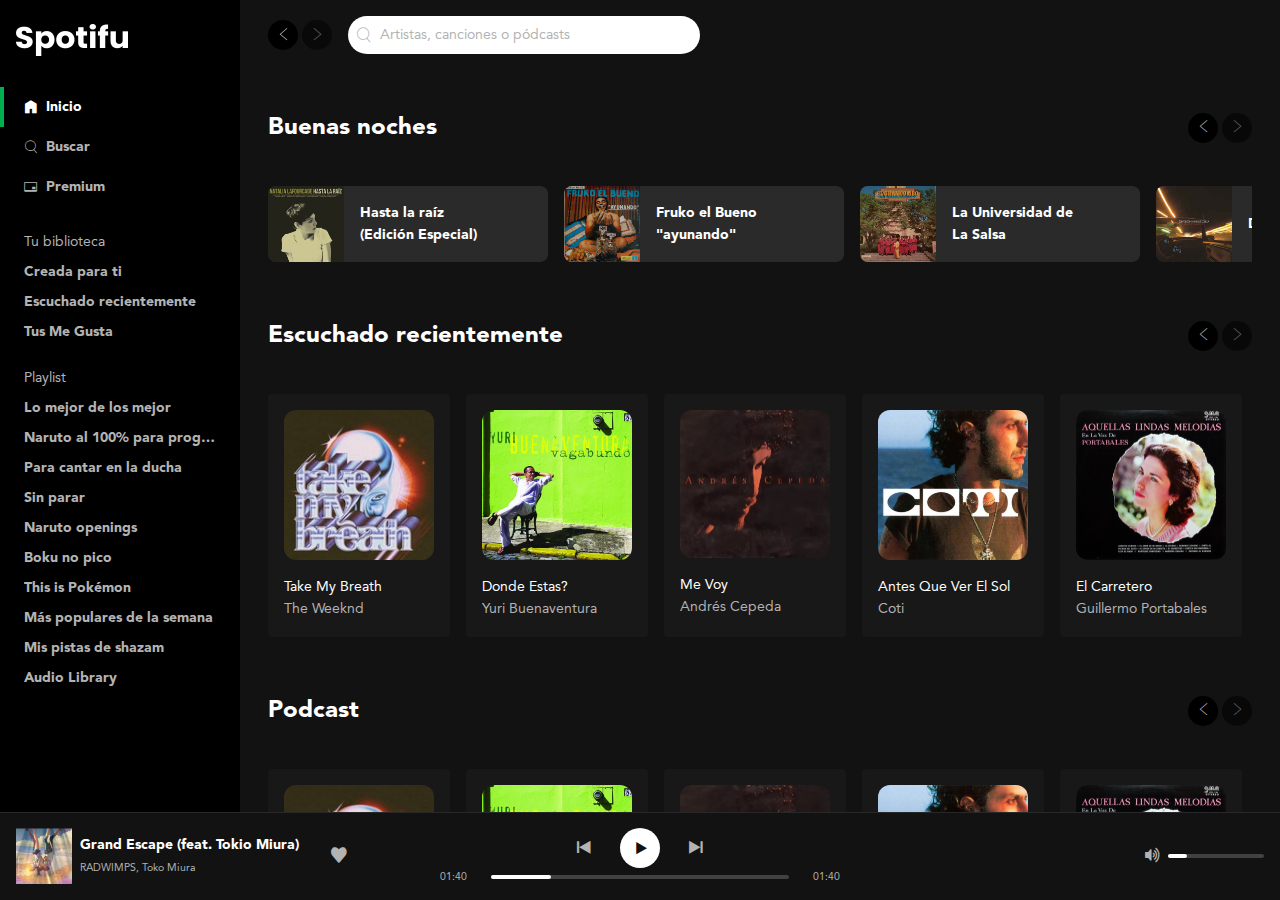
<file: index.html>
<!DOCTYPE html>
<html lang="en">
    <head>
        <meta charset="UTF-8">
        <meta http-equiv="X-UA-Compatible" content="IE=edge">
        <meta name="viewport" content="width=device-width, initial-scale=1.0">
        <meta property="og:title" content="Proyecto Spotifu del curso Flexbox Layout y componentes"/>
        <meta property="og:type" content="website" />
        <meta property="og:url" content="#paginaweb" />
        <meta property="og:image" content="#" />
        <meta property="og:description"
        content="Proyecto Spotifu del curso Flexbox Layout y componentes de Leonidas Esteban"/>
        <title>Spotifu</title>
        <link rel="stylesheet" href="./css/index.css">
        <link rel="apple-touch-icon" sizes="57x57" href="./favicon/">
        <link rel="apple-touch-icon" sizes="60x60" href="./favicon/apple-icon-60x60.png">
        <link rel="apple-touch-icon" sizes="72x72" href="./favicon/apple-icon-72x72.png">
        <link rel="apple-touch-icon" sizes="76x76" href="./favicon/apple-icon-76x76.png">
        <link rel="apple-touch-icon" sizes="114x114" href="./favicon/apple-icon-114x114.png">
        <link rel="apple-touch-icon" sizes="120x120" href="./favicon/apple-icon-120x120.png">
        <link rel="apple-touch-icon" sizes="144x144" href="./favicon/apple-icon-144x144.png">
        <link rel="apple-touch-icon" sizes="152x152" href="./favicon/apple-icon-152x152.png">
        <link rel="apple-touch-icon" sizes="180x180" href="./favicon/apple-icon-180x180.png">
        <link rel="icon" type="image/png" sizes="192x192"  href="./favicon/android-icon-192x192.png">
        <link rel="icon" type="image/png" sizes="32x32" href="./favicon/favicon-32x32.png">
        <link rel="icon" type="image/png" sizes="96x96" href="./favicon/favicon-96x96.png">
        <link rel="icon" type="image/png" sizes="16x16" href="./favicon/favicon-16x16.png">
        <link rel="manifest" href="/manifest.json">
        <meta name="msapplication-TileColor" content="#ffffff">
        <meta name="msapplication-TileImage" content="/ms-icon-144x144.png">
        <meta name="theme-color" content="#ffffff">
    </head>
    <body class="body">
        <div class="layout">
            <div class="layout-block">
                <div class="layout-sidebar">
                    <div class="sidebar">
                        <header class="logo">
                            <a href="/" aria-current="page">
                                <img src="./assets/images/spotifu-logo.png" class="logo-image" alt="Logo de Spotifu">
                            </a>
                        </header>
                        <nav class="menu" aria-label="Principal">
                            <ul class="menu-list">
                                <li class="menuItem is-active">
                                    <a href="./index.html" class="link" aria-current="page">
                                        <i class="icon-home" aria-hidden="true"></i>
                                        <span>Inicio</span>
                                    </a>
                                </li>
                                <li class="menuItem">
                                    <a href="./index.html" class="link">
                                        <i class="icon-search" aria-hidden="true"></i>
                                        <span>Buscar</span>
                                    </a>
                                </li>
                                <li class="menuItem">
                                    <a href="./index.html" class="link">
                                        <i class="icon-creditCard" aria-hidden="true"></i>
                                        <span>Premium</span>
                                    </a>
                                </li>
                            </ul>
                        </nav>
                        <nav class="list" aria-labelledby="library-navigation">
                            <h2 class="list-title" id="library-navigation">Tu biblioteca</h2>
                            <ul class="list-content">
                                <li class="list-item">
                                    <a href="./play-list.html" class="link">Creada para ti</a>
                                </li>
                                <li class="list-item">
                                    <a href="./play-list.html" class="link">Escuchado recientemente</a>
                                </li>
                                <li class="list-item">
                                    <a href="./play-list.html" class="link">Tus Me Gusta</a>
                                </li>
                            </ul>
                        </nav>
                        <nav class="list" aria-labelledby="playlist-navigation">
                            <h2 class="list-title" id="playlist-navigation">Playlist</h2>
                            <ul class="list-content">
                                <li class="list-item">
                                    <span class="elipsis">
                                        <a href="./play-list.html" class="link">Lo mejor de los mejor</a>
                                    </span>
                                </li>
                                <li class="list-item">
                                    <span class="elipsis">
                                        <a href="./play-list.html" class="link">Naruto al 100% para progr…</a>
                                    </span>
                                </li>
                                <li class="list-item">
                                    <span class="elipsis">
                                        <a href="./play-list.html" class="link">Para cantar en la ducha</a>
                                    </span>
                                </li>
                                <li class="list-item">
                                    <span class="elipsis">
                                        <a href="./play-list.html" class="link">Sin parar</a>
                                    </span>
                                </li>
                                <li class="list-item">
                                    <span class="elipsis">
                                        <a href="./play-list.html" class="link">Naruto openings</a>
                                    </span>
                                </li>
                                <li class="list-item">
                                    <div class="elipsis">
                                        <a href="./play-list.html" class="link">Boku no pico</a>
                                    </div>
                                </li>
                                <li class="list-item">
                                    <span class="elipsis">
                                        <a href="./play-list.html" class="link">This is Pokémon</a>
                                    </span>
                                </li>
                                <li class="list-item">
                                    <span class="elipsis">
                                        <a href="./play-list.html" class="link">Más populares de la semana</a>
                                    </span>
                                </li>
                                <li class="list-item">
                                    <span class="elipsis">
                                        <a href="./play-list.html" class="link">Mis pistas de shazam</a>
                                    </span>
                                </li>
                                <li class="list-item">
                                    <div class="elipsis">
                                        <a href="./play-list.html" class="link">Audio Library</a>
                                    </div>
                                </li>
                            </ul>
                        </nav>
                    </div>
                </div>
                <div class="layout-main">
                    <div class="page">
                        <div class="sticky">
                                <div class="page-block">
                                <header class="header" aria-label="Barra superior y menu del usuario">
                                    <div class="navigation">
                                        <button class="navigation-prev" aria-label="Volver" title="Volver">
                                            <icon class="icon-arrowLeft" aria-hidden="true"></icon>
                                        </button>
                                        <button class="navigation-next"  disabled aria-label="Avanzar" title="Avanzar">
                                            <icon class="icon-arrowRight" aria-hidden="true"></icon>
                                        </button>
                                    </div>
                                    <form class="search" role="search" aria-label="Artistas, canciones o pódcasts">
                                        <i class="icon-search" aria-hidden="true"></i>
                                        <input class="" type="search" placeholder="Artistas, canciones o pódcasts">
                                    </form>
                                </header>
                                </div>
                        </div>
                        <main class="page-block">
                            <section class="playlistList" aria-labelledby="region1">
                                <div class="playlistList-top">
                                    <h2 class="playlistList-title" id="region1">
                                        Buenas noches
                                    </h2>
                                    <div class="navigation">
                                        <button class="navigation-prev" aria-label="Volver" title="Volver">
                                            <icon class="icon-arrowLeft" aria-hidden="true"></icon>
                                        </button>
                                        <button class="navigation-next"  disabled aria-label="Avanzar" title="Avanzar">
                                            <icon class="icon-arrowRight" aria-hidden="true"></icon>
                                        </button>
                                    </div>
                                </div>
                                <div class="playlistList-container">
                                    <div class="playlistB">
                                        <div class="playlistB-cover">
                                            <img src="./assets/images/hasta-la-raiz.png" alt="Cover del album hasta la raiz">
                                        </div>
                                        <div class="playlistB-details">
                                            <h3 class="playlistB-title">Hasta la raíz (Edición Especial)</h3>
                                            <div class="playlistB-control">
                                                <button class="buttonIcon is-primary" title="Reproducir la lista de reproducción Naruton Openings and Endings">
                                                    <i class="icon-play" aria-hidden="true"></i>
                                                </button>
                                            </div>
                                        </div>
                                    </div>
                                    <div class="playlistB">
                                        <div class="playlistB-cover">
                                            <img src="./assets/images/ayunando.png" alt="Cover del album Ayunando">
                                        </div>
                                        <div class="playlistB-details">
                                            <h3 class="playlistB-title">Fruko el Bueno "ayunando"</h3>
                                            <div class="playlistB-control">
                                                <button class="buttonIcon is-primary" title="Reproducir la lista de reproducción Naruton Openings and Endings">
                                                    <i class="icon-play" aria-hidden="true"></i>
                                                </button>
                                            </div>
                                        </div>
                                    </div>
                                    <div class="playlistB">
                                        <div class="playlistB-cover">
                                            <img src="./assets/images/la-universidad-de-la-salsa.png" alt="Cover del album la universidad de la salsa">
                                        </div>
                                        <div class="playlistB-details">
                                            <h3 class="playlistB-title">La Universidad de La Salsa</h3>
                                            <div class="playlistB-control">
                                                <button class="buttonIcon is-primary" title="Reproducir la lista de reproducción Naruton Openings and Endings">
                                                    <i class="icon-play" aria-hidden="true"></i>
                                                </button>
                                            </div>
                                        </div>
                                    </div>
                                    <div class="playlistB">
                                        <div class="playlistB-cover">
                                            <img src="./assets/images/defecto-perfecto.png" alt="Cover del album Defecto Perfecto">
                                        </div>
                                        <div class="playlistB-details">
                                            <h3 class="playlistB-title">Defecto Perfecto</h3>
                                            <div class="playlistB-control">
                                                <button class="buttonIcon is-primary" title="Reproducir la lista de reproducción Naruton Openings and Endings">
                                                    <i class="icon-play" aria-hidden="true"></i>
                                                </button>
                                            </div>
                                        </div>
                                    </div>
                                    <div class="playlistB">
                                        <div class="playlistB-cover">
                                            <img src="./assets/images/pa-otro-la-o.png" alt="Cover del album pa otro la o">
                                        </div>
                                        <div class="playlistB-details">
                                            <h3 class="playlistB-title">Pa' otro la'o</h3>
                                            <div class="playlistB-control">
                                                <button class="buttonIcon is-primary" title="Reproducir la lista de reproducción Naruton Openings and Endings">
                                                    <i class="icon-play" aria-hidden="true"></i>
                                                </button>
                                            </div>
                                        </div>
                                    </div>
                                    <div class="playlistB">
                                        <div class="playlistB-cover">
                                            <img src="./assets/images/mon-laferte-vol1.png" alt="Cover del album mon laferte vol 1">
                                        </div>
                                        <div class="playlistB-details">
                                            <h3 class="playlistB-title">Mon Laferte (Vol.1)</h3>
                                            <div class="playlistB-control">
                                                <button class="buttonIcon is-primary" title="Reproducir la lista de reproducción Naruton Openings and Endings">
                                                    <i class="icon-play" aria-hidden="true"></i>
                                                </button>
                                            </div>
                                        </div>
                                    </div>
                                    <div class="playlistB">
                                        <div class="playlistB-cover">
                                            <img src="./assets/images/hopes-and-fears.png" alt="Cover del album hopes and fears">
                                        </div>
                                        <div class="playlistB-details">
                                            <h3 class="playlistB-title">Hopes and Fears (Deluxe edition)</h3>
                                            <div class="playlistB-control">
                                                <button class="buttonIcon is-primary" title="Reproducir la lista de reproducción Naruton Openings and Endings">
                                                    <i class="icon-play" aria-hidden="true"></i>
                                                </button>
                                            </div>
                                        </div>
                                    </div>
                                    <div class="playlistB">
                                        <div class="playlistB-cover">
                                            <img src="./assets/images/love-at-first-sting.png" alt="Cover del album love at first sting">
                                        </div>
                                        <div class="playlistB-details">
                                            <h3 class="playlistB-title">Love At First Sting</h3>
                                            <div class="playlistB-control">
                                                <button class="buttonIcon is-primary" title="Reproducir la lista de reproducción Naruton Openings and Endings">
                                                    <i class="icon-play" aria-hidden="true"></i>
                                                </button>
                                            </div>
                                        </div>
                                    </div>
                                    <div class="playlistB">
                                        <div class="playlistB-cover">
                                            <img src="./assets/images/contra-la-corriente.png" alt="Cover del album contra la corriente">
                                        </div>
                                        <div class="playlistB-details">
                                            <h3 class="playlistB-title">Contra La Corriente</h3>
                                            <div class="playlistB-control">
                                                <button class="buttonIcon is-primary" title="Reproducir la lista de reproducción Naruton Openings and Endings">
                                                    <i class="icon-play" aria-hidden="true"></i>
                                                </button>
                                            </div>
                                        </div>
                                    </div>
                                </div>
                            </section>
            
                            <section class="playlistList" aria-labelledby="region2">
                                <div class="playlistList-top">
                                    <h2 class="playlistList-title" id="region2">
                                        Escuchado recientemente
                                    </h2>
                    
                                    <div class="navigation">
                                        <button class="navigation-prev" aria-label="Volver" title="Volver">
                                            <icon class="icon-arrowLeft" aria-hidden="true"></icon>
                                        </button>
                                        <button class="navigation-next"  disabled aria-label="Avanzar" title="Avanzar">
                                            <icon class="icon-arrowRight" aria-hidden="true"></icon>
                                        </button>
                                    </div>
                                </div>
                                <div class="playlistList-container">
                                    <div class="playlistA">
                                        <div class="playlistA-cover">
                                            <img src="./assets/images/take-my-breath.png" alt="Cover de la cancion take my breath">
                                            <button class="buttonIcon is-primary" aria-label="Reproducir" title="Reproducir">
                                                <i class="icon-play" aria-hidden="true"></i>
                                            </button>
                                        </div>
                                        <h3 class="playlistA-title">Take My Breath</h3>
                                        <h4 class="playlistA-description">The Weeknd</h4>
                                    </div>
                                    <div class="playlistA">
                                        <div class="playlistA-cover">
                                            <img src="./assets/images/vagabundo.png" alt="Cover del album vagabundo">
                                            <button class="buttonIcon is-primary" aria-label="Reproducir" title="Reproducir">
                                                <i class="icon-play" aria-hidden="true"></i>
                                            </button>
                                        </div>
                                        <h3 class="playlistA-title">Donde Estas?</h3>
                                        <h4 class="playlistA-description">Yuri Buenaventura</h4>
                                    </div>
                                    <div class="playlistA">
                                        <div class="playlistA-cover">
                                            <img src="./assets/images/se-morir.png" alt="Cover del album se morir">
                                            <button class="buttonIcon is-primary" aria-label="Reproducir" title="Reproducir">
                                                <i class="icon-play" aria-hidden="true"></i>
                                            </button>
                                        </div>
                                        <h3 class="playlistA-title">Me Voy</h3>
                                        <h4 class="playlistA-description">Andrés Cepeda</h4>
                                    </div>
                                    <div class="playlistA">
                                        <div class="playlistA-cover">
                                            <img src="./assets/images/coti.png" alt="Cover del album Coti">
                                            <button class="buttonIcon is-primary" aria-label="Reproducir" title="Reproducir">
                                                <i class="icon-play" aria-hidden="true"></i>
                                            </button>
                                        </div>
                                        <h3 class="playlistA-title">Antes Que Ver El Sol</h3>
                                        <h4 class="playlistA-description">Coti</h4>
                                    </div>
                                    <div class="playlistA">
                                        <div class="playlistA-cover">
                                            <img src="./assets/images/aquellas-lindas-melodias.jpg" alt="Cover del album aquellas lindas melodias">
                                            <button class="buttonIcon is-primary" aria-label="Reproducir" title="Reproducir">
                                                <i class="icon-play" aria-hidden="true"></i>
                                            </button>
                                        </div>
                                        <h3 class="playlistA-title">El Carretero</h3>
                                        <h4 class="playlistA-description">Guillermo Portabales</h4>
                                    </div>
                                    <div class="playlistA">
                                        <div class="playlistA-cover">
                                            <img src="./assets/images/the-spaguetti-incident.png" alt="Cover del album the spaguetti incident?">
                                            <button class="buttonIcon is-primary" aria-label="Reproducir" title="Reproducir">
                                                <i class="icon-play" aria-hidden="true"></i>
                                            </button>
                                        </div>
                                        <h3 class="playlistA-title">Since I Don't Have You</h3>
                                        <h4 class="playlistA-description">Guns N' Roses</h4>
                                    </div>
                                    <div class="playlistA">
                                        <div class="playlistA-cover">
                                            <img src="./assets/images/40-y-contando.png" alt="Cover del album 40...y contando">
                                            <button class="buttonIcon is-primary" aria-label="Reproducir" title="Reproducir">
                                                <i class="icon-play" aria-hidden="true"></i>
                                            </button>
                                        </div>
                                        <h3 class="playlistA-title">Vivir Sin Ella</h3>
                                        <h4 class="playlistA-description">Gilberto Santa Rosa</h4>
                                    </div>
                                    <div class="playlistA">
                                        <div class="playlistA-cover">
                                            <img src="./assets/images/The-Very Best-Of-The-Righteous-Brothers-Unchained-Melody.png" alt="Cover del album The Very Best Of The Righteous Brothers - Unchained Melody">
                                            <button class="buttonIcon is-primary" aria-label="Reproducir" title="Reproducir">
                                                <i class="icon-play" aria-hidden="true"></i>
                                            </button>
                                        </div>
                                        <h3 class="playlistA-title">Unchained Melody</h3>
                                        <h4 class="playlistA-description">The Righteous Brothers</h4>
                                    </div>
                                    <div class="playlistA">
                                        <div class="playlistA-cover">
                                            <img src="./assets/images/me-veras-volver.png" alt="Cover del album me veras volver">
                                            <button class="buttonIcon is-primary" aria-label="Reproducir" title="Reproducir">
                                                <i class="icon-play" aria-hidden="true"></i>
                                            </button>
                                        </div>
                                        <h3 class="playlistA-title">Signos</h3>
                                        <h4 class="playlistA-description">Soda Stereo</h4>
                                    </div>
                                </div>
                            </section>
                            <section class="playlistList" aria-labelledby="region3">
                                <div class="playlistList-top">
                                    <h2 class="playlistList-title" id="region3">
                                        Podcast
                                    </h2>
                                    <div class="navigation">
                                        <button class="navigation-prev" aria-label="Volver" title="Volver">
                                            <icon class="icon-arrowLeft" aria-hidden="true"></icon>
                                        </button>
                                        <button class="navigation-next"  disabled aria-label="Avanzar" title="Avanzar">
                                            <icon class="icon-arrowRight" aria-hidden="true"></icon>
                                        </button>
                                    </div>
                                </div>
                                <div class="playlistList-container">
                                    <div class="playlistA">
                                        <div class="playlistA-cover">
                                            <img src="./assets/images/take-my-breath.png" alt="Cover de la cancion take my breath">
                                            <button class="buttonIcon is-primary" aria-label="Reproducir" title="Reproducir">
                                                <i class="icon-play" aria-hidden="true"></i>
                                            </button>
                                        </div>
                                        <h3 class="playlistA-title">Take My Breath</h3>
                                        <h4 class="playlistA-description">The Weeknd</h4>
                                    </div>
                                    <div class="playlistA">
                                        <div class="playlistA-cover">
                                            <img src="./assets/images/vagabundo.png" alt="Cover del album vagabundo">
                                            <button class="buttonIcon is-primary" aria-label="Reproducir" title="Reproducir">
                                                <i class="icon-play" aria-hidden="true"></i>
                                            </button>
                                        </div>
                                        <h3 class="playlistA-title">Donde Estas?</h3>
                                        <h4 class="playlistA-description">Yuri Buenaventura</h4>
                                    </div>
                                    <div class="playlistA">
                                        <div class="playlistA-cover">
                                            <img src="./assets/images/se-morir.png" alt="Cover del album se morir">
                                            <button class="buttonIcon is-primary" aria-label="Reproducir" title="Reproducir">
                                                <i class="icon-play" aria-hidden="true"></i>
                                            </button>
                                        </div>
                                        <h3 class="playlistA-title">Me Voy</h3>
                                        <h4 class="playlistA-description">Andrés Cepeda</h4>
                                    </div>
                                    <div class="playlistA">
                                        <div class="playlistA-cover">
                                            <img src="./assets/images/coti.png" alt="Cover del album Coti">
                                            <button class="buttonIcon is-primary" aria-label="Reproducir" title="Reproducir">
                                                <i class="icon-play" aria-hidden="true"></i>
                                            </button>
                                        </div>
                                        <h3 class="playlistA-title">Antes Que Ver El Sol</h3>
                                        <h4 class="playlistA-description">Coti</h4>
                                    </div>
                                    <div class="playlistA">
                                        <div class="playlistA-cover">
                                            <img src="./assets/images/aquellas-lindas-melodias.jpg" alt="Cover del album aquellas lindas melodias">
                                            <button class="buttonIcon is-primary" aria-label="Reproducir" title="Reproducir">
                                                <i class="icon-play" aria-hidden="true"></i>
                                            </button>
                                        </div>
                                        <h3 class="playlistA-title">El Carretero</h3>
                                        <h4 class="playlistA-description">Guillermo Portabales</h4>
                                    </div>
                                    <div class="playlistA">
                                        <div class="playlistA-cover">
                                            <img src="./assets/images/the-spaguetti-incident.png" alt="Cover del album the spaguetti incident?">
                                            <button class="buttonIcon is-primary" aria-label="Reproducir" title="Reproducir">
                                                <i class="icon-play" aria-hidden="true"></i>
                                            </button>
                                        </div>
                                        <h3 class="playlistA-title">Since I Don't Have You</h3>
                                        <h4 class="playlistA-description">Guns N' Roses</h4>
                                    </div>
                                    <div class="playlistA">
                                        <div class="playlistA-cover">
                                            <img src="./assets/images/40-y-contando.png" alt="Cover del album 40...y contando">
                                            <button class="buttonIcon is-primary" aria-label="Reproducir" title="Reproducir">
                                                <i class="icon-play" aria-hidden="true"></i>
                                            </button>
                                        </div>
                                        <h3 class="playlistA-title">Vivir Sin Ella</h3>
                                        <h4 class="playlistA-description">Gilberto Santa Rosa</h4>
                                    </div>
                                    <div class="playlistA">
                                        <div class="playlistA-cover">
                                            <img src="./assets/images/The-Very Best-Of-The-Righteous-Brothers-Unchained-Melody.png" alt="Cover del album The Very Best Of The Righteous Brothers - Unchained Melody">
                                            <button class="buttonIcon is-primary" aria-label="Reproducir" title="Reproducir">
                                                <i class="icon-play" aria-hidden="true"></i>
                                            </button>
                                        </div>
                                        <h3 class="playlistA-title">Unchained Melody</h3>
                                        <h4 class="playlistA-description">The Righteous Brothers</h4>
                                    </div>
                                    <div class="playlistA">
                                        <div class="playlistA-cover">
                                            <img src="./assets/images/me-veras-volver.png" alt="Cover del album me veras volver">
                                            <button class="buttonIcon is-primary" aria-label="Reproducir" title="Reproducir">
                                                <i class="icon-play" aria-hidden="true"></i>
                                            </button>
                                        </div>
                                        <h3 class="playlistA-title">Signos</h3>
                                        <h4 class="playlistA-description">Soda Stereo</h4>
                                    </div>
                                </div>
                            </section>
                            <section class="playlistList" aria-labelledby="region4">
                                <div class="playlistList-top">
                                    <h2 class="playlistList-title" id="region4">
                                        Lo mejor de lo mejor
                                    </h2>
                                    <div class="navigation">
                                        <button class="navigation-prev" aria-label="Volver" title="Volver">
                                            <icon class="icon-arrowLeft" aria-hidden="true"></icon>
                                        </button>
                                        <button class="navigation-next"  disabled aria-label="Avanzar" title="Avanzar">
                                            <icon class="icon-arrowRight" aria-hidden="true"></icon>
                                        </button>
                                    </div>
                                </div>
                                <div class="playlistList-container">
                                    <div class="playlistA">
                                        <div class="playlistA-cover">
                                            <img src="./assets/images/take-my-breath.png" alt="Cover de la cancion take my breath">
                                            <button class="buttonIcon is-primary" aria-label="Reproducir" title="Reproducir">
                                                <i class="icon-play" aria-hidden="true"></i>
                                            </button>
                                        </div>
                                        <h3 class="playlistA-title">Take My Breath</h3>
                                        <h4 class="playlistA-description">The Weeknd</h4>
                                    </div>
                                    <div class="playlistA">
                                        <div class="playlistA-cover">
                                            <img src="./assets/images/vagabundo.png" alt="Cover del album vagabundo">
                                            <button class="buttonIcon is-primary" aria-label="Reproducir" title="Reproducir">
                                                <i class="icon-play" aria-hidden="true"></i>
                                            </button>
                                        </div>
                                        <h3 class="playlistA-title">Donde Estas?</h3>
                                        <h4 class="playlistA-description">Yuri Buenaventura</h4>
                                    </div>
                                    <div class="playlistA">
                                        <div class="playlistA-cover">
                                            <img src="./assets/images/se-morir.png" alt="Cover del album se morir">
                                            <button class="buttonIcon is-primary" aria-label="Reproducir" title="Reproducir">
                                                <i class="icon-play" aria-hidden="true"></i>
                                            </button>
                                        </div>
                                        <h3 class="playlistA-title">Me Voy</h3>
                                        <h4 class="playlistA-description">Andrés Cepeda</h4>
                                    </div>
                                    <div class="playlistA">
                                        <div class="playlistA-cover">
                                            <img src="./assets/images/coti.png" alt="Cover del album Coti">
                                            <button class="buttonIcon is-primary" aria-label="Reproducir" title="Reproducir">
                                                <i class="icon-play" aria-hidden="true"></i>
                                            </button>
                                        </div>
                                        <h3 class="playlistA-title">Antes Que Ver El Sol</h3>
                                        <h4 class="playlistA-description">Coti</h4>
                                    </div>
                                    <div class="playlistA">
                                        <div class="playlistA-cover">
                                            <img src="./assets/images/aquellas-lindas-melodias.jpg" alt="Cover del album aquellas lindas melodias">
                                            <button class="buttonIcon is-primary" aria-label="Reproducir" title="Reproducir">
                                                <i class="icon-play" aria-hidden="true"></i>
                                            </button>
                                        </div>
                                        <h3 class="playlistA-title">El Carretero</h3>
                                        <h4 class="playlistA-description">Guillermo Portabales</h4>
                                    </div>
                                    <div class="playlistA">
                                        <div class="playlistA-cover">
                                            <img src="./assets/images/the-spaguetti-incident.png" alt="Cover del album the spaguetti incident?">
                                            <button class="buttonIcon is-primary" aria-label="Reproducir" title="Reproducir">
                                                <i class="icon-play" aria-hidden="true"></i>
                                            </button>
                                        </div>
                                        <h3 class="playlistA-title">Since I Don't Have You</h3>
                                        <h4 class="playlistA-description">Guns N' Roses</h4>
                                    </div>
                                    <div class="playlistA">
                                        <div class="playlistA-cover">
                                            <img src="./assets/images/40-y-contando.png" alt="Cover del album 40...y contando">
                                            <button class="buttonIcon is-primary" aria-label="Reproducir" title="Reproducir">
                                                <i class="icon-play" aria-hidden="true"></i>
                                            </button>
                                        </div>
                                        <h3 class="playlistA-title">Vivir Sin Ella</h3>
                                        <h4 class="playlistA-description">Gilberto Santa Rosa</h4>
                                    </div>
                                    <div class="playlistA">
                                        <div class="playlistA-cover">
                                            <img src="./assets/images/The-Very Best-Of-The-Righteous-Brothers-Unchained-Melody.png" alt="Cover del album The Very Best Of The Righteous Brothers - Unchained Melody">
                                            <button class="buttonIcon is-primary" aria-label="Reproducir" title="Reproducir">
                                                <i class="icon-play" aria-hidden="true"></i>
                                            </button>
                                        </div>
                                        <h3 class="playlistA-title">Unchained Melody</h3>
                                        <h4 class="playlistA-description">The Righteous Brothers</h4>
                                    </div>
                                    <div class="playlistA">
                                        <div class="playlistA-cover">
                                            <img src="./assets/images/me-veras-volver.png" alt="Cover del album me veras volver">
                                            <button class="buttonIcon is-primary" aria-label="Reproducir" title="Reproducir">
                                                <i class="icon-play" aria-hidden="true"></i>
                                            </button>
                                        </div>
                                        <h3 class="playlistA-title">Signos</h3>
                                        <h4 class="playlistA-description">Soda Stereo</h4>
                                    </div>
                                </div>
                            </section>
                        </main>
                    </div>
                </div>
            </div>
            <div class="layout-block">
                <footer class="layout-bottom">
                    <div class="player">
                        <div class="player-nowPlaying">
                            <div class="nowPlaying">
                                <div class="nowPlaying-cover">
                                    <img src="./assets/images/gran-scape.png" alt="Caratula tema en reproduccion">
                                </div>
                                <div class="nowPlaying-details">
                                    <div class="nowPlaying-description">
                                        <a href="#song" class="nowPlaying-title">Grand Escape (feat. Tokio Miura)
                                        </a>
                                        <a href="$RADWIMPS" class="nowPlaying-artist">RADWIMPS, Toko Miura
                                        </a>
                                    </div>
                                    <div class="nowPlaying-actions">
                                        <button class="player-control" role="switch" aria-checked="false" aria-label="Guardar en tu biblioteca" title="Guardar en tu bilioteca">
                                            <i class="icon-heart" aria-hidden="true"></i>
                                        </button>
                                    </div>
                                </div>
                            </div>
                        </div>
                        <div class="player-playerControls">
                            <div class="playerControls">
                                <div class="playerControls-buttons" aria-label="Controles de reproduccion">
                                    <button class="buttonIcon" aria-label="Anterior" title="Reproducir">
                                        <i class="icon-prev" aria-hidden="true"></i>
                                    </button>
                                    <button class="buttonIcon is-white" aria-label="Reproducir" title="Reproducir">
                                        <i class="icon-play" aria-hidden="true"></i>
                                    </button>
                                    <button class="buttonIcon" aria-label="Siguiente" title="Reproducir">
                                        <i class="icon-next" aria-hidden="true"></i>
                                    </button>
                                </div>
                                <div class="playerPlayback">
                                    <span class="playerPlayback-progressTime">01:40</span>
                                    <div class="playerPlayback-slider">
                                        <div class="slider">
                                            <div class="slider-progress">
                                                <button class="slider-button" aria-label="Controlar el progreso de la reproduccion"></button>
                                            </div>
                                    </div>
                                </div>
                                <span class="playerPlayback-progressTime">01:40</span>
                                </div>
                            </div>
                        </div>
                        <div class="player-playerVolume">
                            <div class="playerVolume">
                                <button class="player-control" aria-label="Silenciar" aria-describedby="volumen-icon">
                                    <i class="icon-volumeUp" id="volumen-icon" role="presentation" aria-label="Volumen alto"></i>
                                </button>
                                <div class="playerVolume-slider">
                                    <div class="slider">
                                        <div class="slider-progress">
                                            <button class="slider-button" aria-label="Controlar el progreso de la reproduccion"></button>
                                        </div>
                                    </div>
                                </div>
                            </div>
                        </div>
                    </div>
                </footer>
            </div>
        </div>
    </body>
</html>
</file>
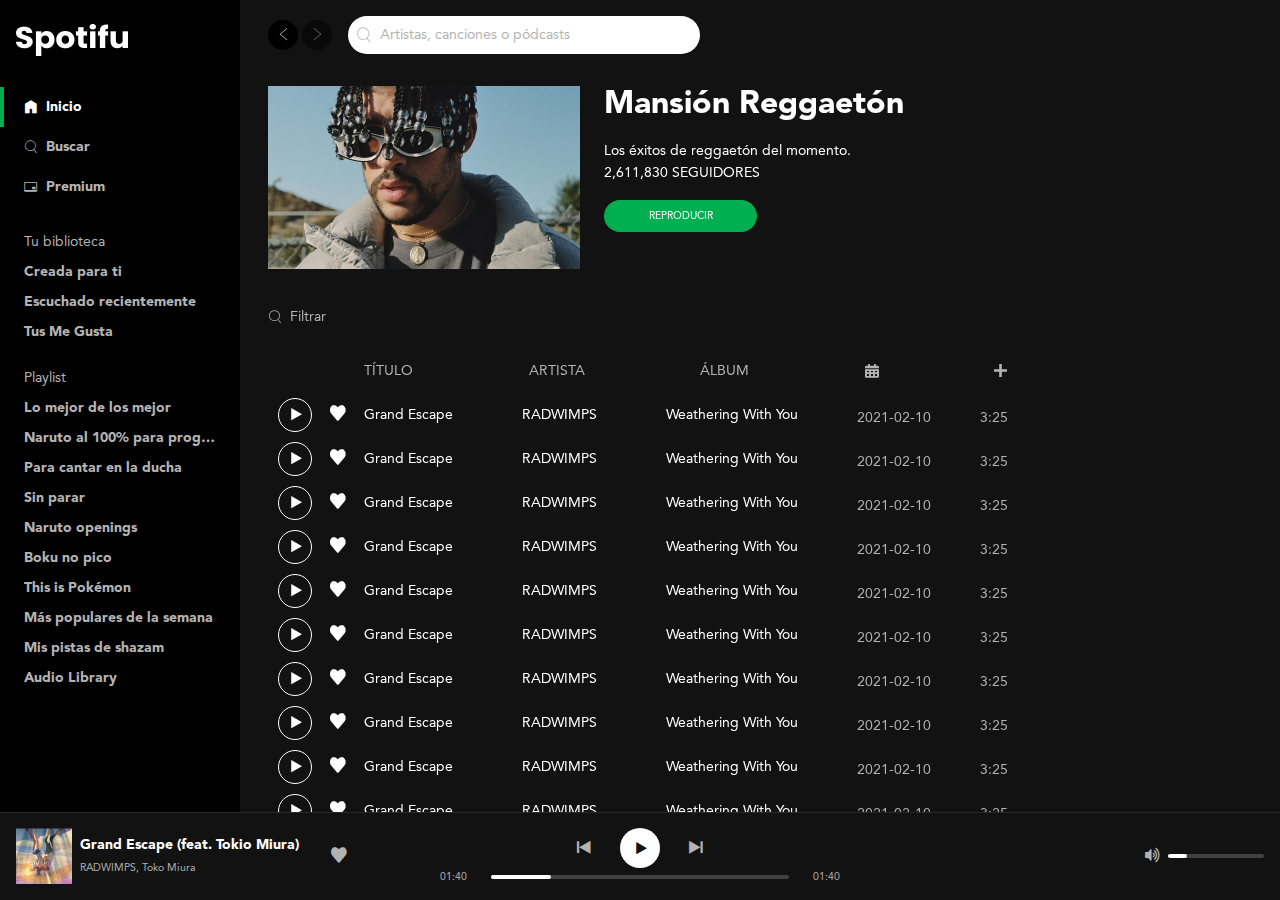
<file: play-list.html>
<!DOCTYPE html>
<html lang="en">
    <head>
        <meta charset="UTF-8">
        <meta http-equiv="X-UA-Compatible" content="IE=edge">
        <meta name="viewport" content="width=device-width, initial-scale=1.0">
        <meta property="og:title" content="Proyecto Spotifu del curso Flexbox Layout y componentes"/>
        <meta property="og:type" content="website" />
        <meta property="og:url" content="#paginaweb" />
        <meta property="og:image" content="#" />
        <meta property="og:description"
        content="Proyecto Spotifu del curso Flexbox Layout y componentes de Leonidas Esteban"/>
        <title>Playlist Content</title>
        <link rel="stylesheet" href="./css/index.css">
        <link rel="apple-touch-icon" sizes="57x57" href="./favicon/">
        <link rel="apple-touch-icon" sizes="60x60" href="./favicon/apple-icon-60x60.png">
        <link rel="apple-touch-icon" sizes="72x72" href="./favicon/apple-icon-72x72.png">
        <link rel="apple-touch-icon" sizes="76x76" href="./favicon/apple-icon-76x76.png">
        <link rel="apple-touch-icon" sizes="114x114" href="./favicon/apple-icon-114x114.png">
        <link rel="apple-touch-icon" sizes="120x120" href="./favicon/apple-icon-120x120.png">
        <link rel="apple-touch-icon" sizes="144x144" href="./favicon/apple-icon-144x144.png">
        <link rel="apple-touch-icon" sizes="152x152" href="./favicon/apple-icon-152x152.png">
        <link rel="apple-touch-icon" sizes="180x180" href="./favicon/apple-icon-180x180.png">
        <link rel="icon" type="image/png" sizes="192x192"  href="./favicon/android-icon-192x192.png">
        <link rel="icon" type="image/png" sizes="32x32" href="./favicon/favicon-32x32.png">
        <link rel="icon" type="image/png" sizes="96x96" href="./favicon/favicon-96x96.png">
        <link rel="icon" type="image/png" sizes="16x16" href="./favicon/favicon-16x16.png">
        <link rel="manifest" href="/manifest.json">
        <meta name="msapplication-TileColor" content="#ffffff">
        <meta name="msapplication-TileImage" content="/ms-icon-144x144.png">
        <meta name="theme-color" content="#ffffff">
    </head>
    <body class="body">
        <div class="layout">
            <div class="layout-block">
                <div class="layout-sidebar">
                    <div class="sidebar">
                        <header class="logo">
                            <a href="/" aria-current="page">
                                <img src="./assets/images/spotifu-logo.png" class="logo-image" alt="Logo de Spotifu">
                            </a>
                        </header>
                        <nav class="menu" aria-label="Principal">
                            <ul class="menu-list">
                                <li class="menuItem is-active">
                                    <a href="/" class="link" aria-current="page">
                                        <i class="icon-home" aria-hidden="true"></i>
                                        <span>Inicio</span>
                                    </a>
                                </li>
                                <li class="menuItem">
                                    <a href="/" class="link">
                                        <i class="icon-search" aria-hidden="true"></i>
                                        <span>Buscar</span>
                                    </a>
                                </li>
                                <li class="menuItem">
                                    <a href="/" class="link">
                                        <i class="icon-creditCard" aria-hidden="true"></i>
                                        <span>Premium</span>
                                    </a>
                                </li>
                            </ul>
                        </nav>
                        <nav class="list" aria-labelledby="library-navigation">
                            <h2 class="list-title" id="library-navigation">Tu biblioteca</h2>
                            <ul class="list-content">
                                <li class="list-item">
                                    <a href="#" class="link">Creada para ti</a>
                                </li>
                                <li class="list-item">
                                    <a href="#" class="link">Escuchado recientemente</a>
                                </li>
                                <li class="list-item">
                                    <a href="#" class="link">Tus Me Gusta</a>
                                </li>
                            </ul>
                        </nav>
                        <nav class="list" aria-labelledby="playlist-navigation">
                            <h2 class="list-title" id="playlist-navigation">Playlist</h2>
                            <ul class="list-content">
                                <li class="list-item">
                                    <span class="elipsis">
                                        <a href="#" class="link">Lo mejor de los mejor</a>
                                    </span>
                                </li>
                                <li class="list-item">
                                    <span class="elipsis">
                                        <a href="#" class="link">Naruto al 100% para progr…</a>
                                    </span>
                                </li>
                                <li class="list-item">
                                    <span class="elipsis">
                                        <a href="#" class="link">Para cantar en la ducha</a>
                                    </span>
                                </li>
                                <li class="list-item">
                                    <span class="elipsis">
                                        <a href="#" class="link">Sin parar</a>
                                    </span>
                                </li>
                                <li class="list-item">
                                    <span class="elipsis">
                                        <a href="#" class="link">Naruto openings</a>
                                    </span>
                                </li>
                                <li class="list-item">
                                    <div class="elipsis">
                                        <a href="#" class="link">Boku no pico</a>
                                    </div>
                                </li>
                                <li class="list-item">
                                    <span class="elipsis">
                                        <a href="#" class="link">This is Pokémon</a>
                                    </span>
                                </li>
                                <li class="list-item">
                                    <span class="elipsis">
                                        <a href="#" class="link">Más populares de la semana</a>
                                    </span>
                                </li>
                                <li class="list-item">
                                    <span class="elipsis">
                                        <a href="#" class="link">Mis pistas de shazam</a>
                                    </span>
                                </li>
                                <li class="list-item">
                                    <div class="elipsis">
                                        <a href="#" class="link">Audio Library</a>
                                    </div>
                                </li>
                            </ul>
                        </nav>
                    </div>
                </div>
                <div class="layout-main">
                    <div class="page">
                        <div class="sticky">
                            <div class="page-block">
                            <header class="header" aria-label="Barra superior y menu del usuario">
                                <div class="navigation">
                                    <button class="navigation-prev" aria-label="Volver" title="Volver">
                                        <icon class="icon-arrowLeft" aria-hidden="true"></icon>
                                    </button>
                                    <button class="navigation-next"  disabled aria-label="Avanzar" title="Avanzar">
                                        <icon class="icon-arrowRight" aria-hidden="true"></icon>
                                    </button>
                                </div>
                                <form class="search" role="search" aria-label="Artistas, canciones o pódcasts">
                                    <i class="icon-search" aria-hidden="true"></i>
                                    <input class="" type="search" placeholder="Artistas, canciones o pódcasts">
                                </form>
                            </header>
                        </div>
                        <main class="page-block">
                            <div class="playlistHeader">
                                <div class="playlistHeader-cover">
                                    <img src="./assets/images/bad-bunny.png" alt="Cover de la playlist">
                                </div>
                                <div class="playlisHeader-content">
                                    <h2 class="playlistHeader-title">Mansión Reggaetón</h2>
                                    <p class="playlistHeader-text">Los éxitos de reggaetón del momento.
                                    2,611,830 SEGUIDORES</p>
                                    <button class="playlistHeader-button" aria-label="Reproducir" title="Reproducir">REPRODUCIR</button>
                                </div>
                            </div>
                            <div class="playlistContent">
                                <div class="playlistContent-filter">
                                    <i class="icon-search" aria-hidden="true"></i>
                                    <span>Filtrar</span>
                                </div>
                                <div class="playlistContent-head">
                                    <span class="playlistContent-title">TÍTULO</span>
                                    <span>ARTISTA</span>
                                    <SPAN>ÁLBUM</SPAN>
                                    <i class="icon-calendar"></i>
                                    <i class="icon-addPlus"></i>
                                </div>
                                <div class="playlistContent-song">
                                    <div class="playlistContent-song-controls">
                                        <button class="buttonIcon is-white" aria-label="Reproducir" title="Reproducir">
                                            <i class="icon-play" aria-hidden="true"></i>
                                        </button>
                                        <button class="player-control" role="switch" aria-checked="false" aria-label="Guardar en tu biblioteca" title="Guardar en tu biblioteca">
                                            <i class="icon-heart" aria-hidden="true"></i>
                                        </button>
                                    </div>
                                    <div class="playlistContent-song-details">
                                        <p class="playlistContent-song-title">Grand Escape</p>
                                        <p class="playlistContent-song-artist">RADWIMPS</p>
                                        <p class="playlistContent-song-album">Weathering With You</p>
                                        <p class="playlistContent-song-dateIncorporated">2021-02-10</p>
                                        <p class="playlistContent-song-duration">3:25</p>
                                    </div>
                                </div>
                                <div class="playlistContent-song">
                                    <div class="playlistContent-song-controls">
                                        <button class="buttonIcon is-white" aria-label="Reproducir" title="Reproducir">
                                            <i class="icon-play" aria-hidden="true"></i>
                                        </button>
                                        <button class="player-control" role="switch" aria-checked="false" aria-label="Guardar en tu biblioteca" title="Guardar en tu biblioteca">
                                            <i class="icon-heart" aria-hidden="true"></i>
                                        </button>
                                    </div>
                                    <div class="playlistContent-song-details">
                                        <p class="playlistContent-song-title">Grand Escape</p>
                                        <p class="playlistContent-song-artist">RADWIMPS</p>
                                        <p class="playlistContent-song-album">Weathering With You</p>
                                        <p class="playlistContent-song-dateIncorporated">2021-02-10</p>
                                        <p class="playlistContent-song-duration">3:25</p>
                                    </div>
                                </div>
                                <div class="playlistContent-song">
                                    <div class="playlistContent-song-controls">
                                        <button class="buttonIcon is-white" aria-label="Reproducir" title="Reproducir">
                                            <i class="icon-play" aria-hidden="true"></i>
                                        </button>
                                        <button class="player-control" role="switch" aria-checked="false" aria-label="Guardar en tu biblioteca" title="Guardar en tu biblioteca">
                                            <i class="icon-heart" aria-hidden="true"></i>
                                        </button>
                                    </div>
                                    <div class="playlistContent-song-details">
                                        <p class="playlistContent-song-title">Grand Escape</p>
                                        <p class="playlistContent-song-artist">RADWIMPS</p>
                                        <p class="playlistContent-song-album">Weathering With You</p>
                                        <p class="playlistContent-song-dateIncorporated">2021-02-10</p>
                                        <p class="playlistContent-song-duration">3:25</p>
                                    </div>
                                </div>
                                <div class="playlistContent-song">
                                    <div class="playlistContent-song-controls">
                                        <button class="buttonIcon is-white" aria-label="Reproducir" title="Reproducir">
                                            <i class="icon-play" aria-hidden="true"></i>
                                        </button>
                                        <button class="player-control" role="switch" aria-checked="false" aria-label="Guardar en tu biblioteca" title="Guardar en tu biblioteca">
                                            <i class="icon-heart" aria-hidden="true"></i>
                                        </button>
                                    </div>
                                    <div class="playlistContent-song-details">
                                        <p class="playlistContent-song-title">Grand Escape</p>
                                        <p class="playlistContent-song-artist">RADWIMPS</p>
                                        <p class="playlistContent-song-album">Weathering With You</p>
                                        <p class="playlistContent-song-dateIncorporated">2021-02-10</p>
                                        <p class="playlistContent-song-duration">3:25</p>
                                    </div>
                                </div>
                                <div class="playlistContent-song">
                                    <div class="playlistContent-song-controls">
                                        <button class="buttonIcon is-white" aria-label="Reproducir" title="Reproducir">
                                            <i class="icon-play" aria-hidden="true"></i>
                                        </button>
                                        <button class="player-control" role="switch" aria-checked="false" aria-label="Guardar en tu biblioteca" title="Guardar en tu biblioteca">
                                            <i class="icon-heart" aria-hidden="true"></i>
                                        </button>
                                    </div>
                                    <div class="playlistContent-song-details">
                                        <p class="playlistContent-song-title">Grand Escape</p>
                                        <p class="playlistContent-song-artist">RADWIMPS</p>
                                        <p class="playlistContent-song-album">Weathering With You</p>
                                        <p class="playlistContent-song-dateIncorporated">2021-02-10</p>
                                        <p class="playlistContent-song-duration">3:25</p>
                                    </div>
                                </div>
                                <div class="playlistContent-song">
                                    <div class="playlistContent-song-controls">
                                        <button class="buttonIcon is-white" aria-label="Reproducir" title="Reproducir">
                                            <i class="icon-play" aria-hidden="true"></i>
                                        </button>
                                        <button class="player-control" role="switch" aria-checked="false" aria-label="Guardar en tu biblioteca" title="Guardar en tu biblioteca">
                                            <i class="icon-heart" aria-hidden="true"></i>
                                        </button>
                                    </div>
                                    <div class="playlistContent-song-details">
                                        <p class="playlistContent-song-title">Grand Escape</p>
                                        <p class="playlistContent-song-artist">RADWIMPS</p>
                                        <p class="playlistContent-song-album">Weathering With You</p>
                                        <p class="playlistContent-song-dateIncorporated">2021-02-10</p>
                                        <p class="playlistContent-song-duration">3:25</p>
                                    </div>
                                </div>
                                <div class="playlistContent-song">
                                    <div class="playlistContent-song-controls">
                                        <button class="buttonIcon is-white" aria-label="Reproducir" title="Reproducir">
                                            <i class="icon-play" aria-hidden="true"></i>
                                        </button>
                                        <button class="player-control" role="switch" aria-checked="false" aria-label="Guardar en tu biblioteca" title="Guardar en tu biblioteca">
                                            <i class="icon-heart" aria-hidden="true"></i>
                                        </button>
                                    </div>
                                    <div class="playlistContent-song-details">
                                        <p class="playlistContent-song-title">Grand Escape</p>
                                        <p class="playlistContent-song-artist">RADWIMPS</p>
                                        <p class="playlistContent-song-album">Weathering With You</p>
                                        <p class="playlistContent-song-dateIncorporated">2021-02-10</p>
                                        <p class="playlistContent-song-duration">3:25</p>
                                    </div>
                                </div>
                                <div class="playlistContent-song">
                                    <div class="playlistContent-song-controls">
                                        <button class="buttonIcon is-white" aria-label="Reproducir" title="Reproducir">
                                            <i class="icon-play" aria-hidden="true"></i>
                                        </button>
                                        <button class="player-control" role="switch" aria-checked="false" aria-label="Guardar en tu biblioteca" title="Guardar en tu biblioteca">
                                            <i class="icon-heart" aria-hidden="true"></i>
                                        </button>
                                    </div>
                                    <div class="playlistContent-song-details">
                                        <p class="playlistContent-song-title">Grand Escape</p>
                                        <p class="playlistContent-song-artist">RADWIMPS</p>
                                        <p class="playlistContent-song-album">Weathering With You</p>
                                        <p class="playlistContent-song-dateIncorporated">2021-02-10</p>
                                        <p class="playlistContent-song-duration">3:25</p>
                                    </div>
                                </div>
                                <div class="playlistContent-song">
                                    <div class="playlistContent-song-controls">
                                        <button class="buttonIcon is-white" aria-label="Reproducir" title="Reproducir">
                                            <i class="icon-play" aria-hidden="true"></i>
                                        </button>
                                        <button class="player-control" role="switch" aria-checked="false" aria-label="Guardar en tu biblioteca" title="Guardar en tu biblioteca">
                                            <i class="icon-heart" aria-hidden="true"></i>
                                        </button>
                                    </div>
                                    <div class="playlistContent-song-details">
                                        <p class="playlistContent-song-title">Grand Escape</p>
                                        <p class="playlistContent-song-artist">RADWIMPS</p>
                                        <p class="playlistContent-song-album">Weathering With You</p>
                                        <p class="playlistContent-song-dateIncorporated">2021-02-10</p>
                                        <p class="playlistContent-song-duration">3:25</p>
                                    </div>
                                </div>
                                <div class="playlistContent-song">
                                    <div class="playlistContent-song-controls">
                                        <button class="buttonIcon is-white" aria-label="Reproducir" title="Reproducir">
                                            <i class="icon-play" aria-hidden="true"></i>
                                        </button>
                                        <button class="player-control" role="switch" aria-checked="false" aria-label="Guardar en tu biblioteca" title="Guardar en tu biblioteca">
                                            <i class="icon-heart" aria-hidden="true"></i>
                                        </button>
                                    </div>
                                    <div class="playlistContent-song-details">
                                        <p class="playlistContent-song-title">Grand Escape</p>
                                        <p class="playlistContent-song-artist">RADWIMPS</p>
                                        <p class="playlistContent-song-album">Weathering With You</p>
                                        <p class="playlistContent-song-dateIncorporated">2021-02-10</p>
                                        <p class="playlistContent-song-duration">3:25</p>
                                    </div>
                                </div>
                                <div class="playlistContent-song">
                                    <div class="playlistContent-song-controls">
                                        <button class="buttonIcon is-white" aria-label="Reproducir" title="Reproducir">
                                            <i class="icon-play" aria-hidden="true"></i>
                                        </button>
                                        <button class="player-control" role="switch" aria-checked="false" aria-label="Guardar en tu biblioteca" title="Guardar en tu biblioteca">
                                            <i class="icon-heart" aria-hidden="true"></i>
                                        </button>
                                    </div>
                                    <div class="playlistContent-song-details">
                                        <p class="playlistContent-song-title">Grand Escape</p>
                                        <p class="playlistContent-song-artist">RADWIMPS</p>
                                        <p class="playlistContent-song-album">Weathering With You</p>
                                        <p class="playlistContent-song-dateIncorporated">2021-02-10</p>
                                        <p class="playlistContent-song-duration">3:25</p>
                                    </div>
                                </div>
                                <div class="playlistContent-song">
                                    <div class="playlistContent-song-controls">
                                        <button class="buttonIcon is-white" aria-label="Reproducir" title="Reproducir">
                                            <i class="icon-play" aria-hidden="true"></i>
                                        </button>
                                        <button class="player-control" role="switch" aria-checked="false" aria-label="Guardar en tu biblioteca" title="Guardar en tu biblioteca">
                                            <i class="icon-heart" aria-hidden="true"></i>
                                        </button>
                                    </div>
                                    <div class="playlistContent-song-details">
                                        <p class="playlistContent-song-title">Grand Escape</p>
                                        <p class="playlistContent-song-artist">RADWIMPS</p>
                                        <p class="playlistContent-song-album">Weathering With You</p>
                                        <p class="playlistContent-song-dateIncorporated">2021-02-10</p>
                                        <p class="playlistContent-song-duration">3:25</p>
                                    </div>
                                </div>
                            </div>
                        </main>
                    </div>
                    </div>
                </div>
            </div>
            <div class="layout-block">
                <footer class="layout-bottom">
                    <div class="player">
                        <div class="player-nowPlaying">
                            <div class="nowPlaying">
                                <div class="nowPlaying-cover">
                                    <img src="./assets/images/gran-scape.png" alt="Caratula tema en reproduccion">
                                </div>
                                <div class="nowPlaying-details">
                                    <div class="nowPlaying-description">
                                        <a href="#song" class="nowPlaying-title">Grand Escape (feat. Tokio Miura)
                                        </a>
                                        <a href="$RADWIMPS" class="nowPlaying-artist">RADWIMPS, Toko Miura
                                        </a>
                                    </div>
                                    <div class="nowPlaying-actions">
                                        <button class="player-control" role="switch" aria-checked="false" aria-label="Guardar en tu biblioteca" title="Guardar en tu bilioteca">
                                            <i class="icon-heart" aria-hidden="true"></i>
                                        </button>
                                    </div>
                                </div>
                            </div>
                        </div>
                        <div class="player-playerControls">
                            <div class="playerControls">
                                <div class="playerControls-buttons" aria-label="Controles de reproduccion">
                                    <button class="buttonIcon" aria-label="Anterior" title="Reproducir">
                                        <i class="icon-prev" aria-hidden="true"></i>
                                    </button>
                                    <button class="buttonIcon is-white" aria-label="Reproducir" title="Reproducir">
                                        <i class="icon-play" aria-hidden="true"></i>
                                    </button>
                                    <button class="buttonIcon" aria-label="Siguiente" title="Reproducir">
                                        <i class="icon-next" aria-hidden="true"></i>
                                    </button>
                                </div>
                                <div class="playerPlayback">
                                    <span class="playerPlayback-progressTime">01:40</span>
                                    <div class="playerPlayback-slider">
                                        <div class="slider">
                                            <div class="slider-progress">
                                                <button class="slider-button" aria-label="Controlar el progreso de la reproduccion"></button>
                                            </div>
                                    </div>
                                </div>
                                <span class="playerPlayback-progressTime">01:40</span>
                                </div>
                            </div>
                        </div>
                        <div class="player-playerVolume">
                            <div class="playerVolume">
                                <button class="player-control" aria-label="Silenciar" aria-describedby="volumen-icon">
                                    <i class="icon-volumeUp" id="volumen-icon" role="presentation" aria-label="Volumen alto"></i>
                                </button>
                                <div class="playerVolume-slider">
                                    <div class="slider">
                                        <div class="slider-progress">
                                            <button class="slider-button" aria-label="Controlar el progreso de la reproduccion"></button>
                                        </div>
                                    </div>
                                </div>
                            </div>
                        </div>
                    </div>
                </footer>
            </div>
        </div>
    </body>
</html>
</file>
<file: css/index.css>
@import './icons.css';
@import './fonts.css';
@import './body.css';
@import './link.css';
@import './button-icon.css';
@import './sidebar.css';
@import './elipsis.css';
@import './player.css';
@import './page.css';
@import './layout.css';
@import './scrollbar.css';
@import './playlistHeader.css';
@import './playlistContent.css';

:root {
    --primary: #00B050;
    --white: #FFFFFF;
    --gray10: #B3B3B3;
    --gray20: #737373;
    --gray30: #282828;
    --gray40: #181818;
    --gray50: #121212;
    --gray60: #000000;
    --basefontFamily: Avenir, Helvetica, sans-serif;
    --headline1: bold 2rem/normal var(--basefontFamily);
    --headline2: bold 1.5rem/1.75rem var(--basefontFamily);
    --baseFont: normal .875rem/1.375rem var(--basefontFamily);
    --baseFontBold: bold .875rem/1.375rem var(--basefontFamily);
    --button: bold .875rem/1rem var(--basefontFamily);
    --small: normal .75em/normal var(--basefontFamily);
}

@media screen and (min-width: 768px){
    :root {
        font-size: 16px;
    }
}

@media screen and (min-width: 1367px){
    :root {
        font-size: 18px;
    }
}

@media screen and (min-width: 1024px){
    .playlistContent-head {
        inline-size: 740px;
    }
    
    .playlistContent-song {
        inline-size: 740px;
    }
}

@media screen and (min-width: 1920px){
    .playlistContent-head {
        inline-size: 1600px;
    }

    .playlistContent-song {
        inline-size: 1600px;
    }
}
</file>
